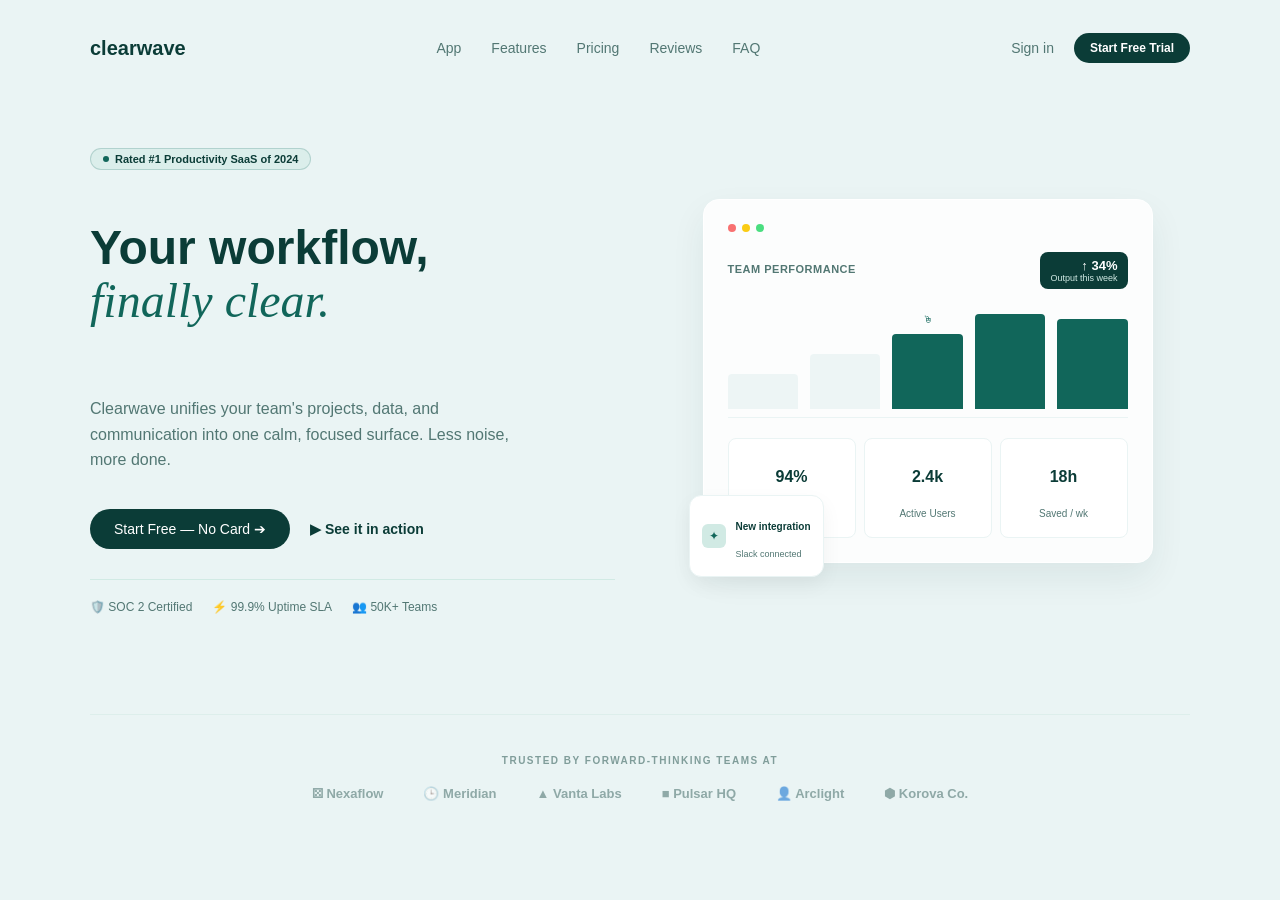
<file: index.html>
<!DOCTYPE html>
<html lang="en">
<head>
    <meta charset="UTF-8">
    <meta name="viewport" content="width=device-width, initial-scale=1.0">
    <title>Clearwave - Your workflow, finally clear.</title>
    <style> {
            box-sizing: border-box;
            margin: 0;
            padding: 0;
        }

        body {
            font-family: "Segoe UI", Arial, sans-serif;
            background-color: #EAF4F4;
            color: #0B3C37; 
        }

        .container {
            max-width: 1100px;
            margin: 0 auto;
            padding: 0 20px;
        }

       
        .main-header {
            display: flex;
            justify-content: space-between;
            align-items: center;
            padding: 25px 0;
        }

        .logo {
            font-size: 20px;
            font-weight: bold;
            color: #0B3C37;
            text-decoration: none;
        }

        .nav-links {
            display: flex;
            gap: 30px;
        }

        .nav-links a {
            font-size: 14px;
            color: #527773;
            text-decoration: none;
            font-weight: 500;
        }

        .nav-links a:hover {
            color: #0B3C37;
        }

        .right-nav {
            display: flex;
            align-items: center;
            gap: 20px;
        }

        .btn-login {
            font-size: 14px;
            color: #527773;
            text-decoration: none;
        }

        .btn-header-trial {
            background-color: #0B3C37;
            color: white;
            font-size: 12px;
            font-weight: bold;
            padding: 8px 16px;
            border-radius: 20px;
            text-decoration: none;
        }

     
        .hero-section {
            display: grid;
            grid-template-columns: 1fr;
            gap: 50px;
            align-items: center;
            padding: 60px 0;
        }

        @media (min-width: 768px) {
            .hero-section {
                grid-template-columns: 1fr 1fr;
            }
        }

        .hero-left {
            display: flex;
            flex-direction: column;
            gap: 20px;
        }

        .rating-badge {
            display: inline-flex;
            align-items: center;
            gap: 6px;
            background-color: rgba(209, 234, 228, 0.6);
            border: 1px solid rgba(17, 102, 90, 0.2);
            padding: 4px 12px;
            border-radius: 20px;
            font-size: 11px;
            font-weight: 600;
            width: fit-content;
        }

        .badge-dot {
            width: 6px;
            height: 6px;
            background-color: #11665A;
            border-radius: 50%;
        }

        .hero-left h1 {
            font-size: 48px;
            font-weight: 800;
            line-height: 1.1;
        }

        .hero-left h1 span {
            font-family: "Georgia", serif;
            font-style: italic;
            font-weight: 500;
            color: #11665A;
            display: block;
        }

        .hero-text {
            color: #527773;
            font-size: 16px;
            line-height: 1.6;
            max-width: 440px;
        }

        .button-row {
            display: flex;
            align-items: center;
            gap: 20px;
        }

        .btn-primary {
            background-color: #0B3C37;
            color: white;
            padding: 12px 24px;
            border-radius: 25px;
            font-size: 14px;
            text-decoration: none;
            font-weight: 500;
        }

        .btn-secondary {
            color: #0B3C37;
            font-size: 14px;
            font-weight: 600;
            text-decoration: none;
        }

        .security-badges {
            display: flex;
            gap: 20px;
            font-size: 12px;
            color: #527773;
            border-top: 1px solid #D1EAE4;
            padding-top: 20px;
            margin-top: 10px;
        }
        .hero-right {
            display: flex;
            justify-content: center;
            position: relative;
        }

        .dashboard-window {
            background-color: rgba(255, 255, 255, 0.85);
            border: 1px solid white;
            border-radius: 16px;
            padding: 24px;
            width: 100%;
            max-width: 400px;
            box-shadow: 0 15px 35px rgba(11, 60, 55, 0.07);
            position: relative;
        }

        .window-dots {
            display: flex;
            gap: 6px;
            margin-bottom: 20px;
        }

        .window-dots span {
            width: 8px;
            height: 8px;
            border-radius: 50%;
        }

        .window-header {
            display: flex;
            justify-content: space-between;
            align-items: flex-start;
            margin-bottom: 20px;
        }

        .window-header h3 {
            font-size: 11px;
            text-transform: uppercase;
            letter-spacing: 0.5px;
            color: #527773;
        }

        .stat-badge {
            background-color: #0B3C37;
            color: white;
            padding: 6px 10px;
            border-radius: 8px;
            text-align: right;
        }

        .badge-number {
            font-size: 13px;
            font-weight: bold;
        }

        .badge-label {
            font-size: 9px;
            color: #D1EAE4;
        }

        .bar-chart {
            height: 100px;
            display: flex;
            align-items: flex-end;
            gap: 12px;
            border-bottom: 1px solid #EAF4F4;
            padding-bottom: 8px;
            margin-bottom: 20px;
        }

        .chart-bar {
            width: 100%;
            border-top-left-radius: 4px;
            border-top-right-radius: 4px;
            background-color: rgba(234, 244, 244, 0.8);
        }

        .chart-bar.dark-bar {
            background-color: #11665A;
        }

        .chart-bar.selected-bar {
            background-color: #11665A;
            position: relative;
        }

        .cursor-pointer {
            position: absolute;
            top: -20px;
            left: 50%;
            transform: translateX(-50%);
            font-size: 10px;
            color: #11665A;
        }

        .stats-grid {
            display: grid;
            grid-template-columns: repeat(3, 1fr);
            gap: 8px;
        }

        .small-stat-box {
            background-color: white;
            border: 1px solid #EAF4F4;
            border-radius: 8px;
            padding: 8px;
            text-align: center;
        }

        .small-stat-box h4 {
            font-size: 16px;
            font-weight: bold;
        }

        .small-stat-box p {
            font-size: 10px;
            color: #527773;
        }

        .floating-toast {
            position: absolute;
            bottom: -15px;
            left: -15px;
            background-color: white;
            border: 1px solid #EAF4F4;
            border-radius: 12px;
            padding: 8px 12px;
            display: flex;
            align-items: center;
            gap: 10px;
            box-shadow: 0 8px 20px rgba(0,0,0,0.05);
        }

        .toast-icon {
            background-color: #D1EAE4;
            color: #11665A;
            width: 24px;
            height: 24px;
            border-radius: 6px;
            display: flex;
            align-items: center;
            justify-content: center;
            font-size: 12px;
        }

        .toast-text h5 {
            font-size: 10px;
            font-weight: bold;
        }

        .toast-text p {
            font-size: 9px;
            color: #527773;
        }

        .logos-footer {
            border-top: 1px solid rgba(209, 234, 228, 0.5);
            padding: 40px 0;
            text-align: center;
            margin-top: 40px;
        }

        .footer-heading {
            font-size: 10px;
            text-transform: uppercase;
            letter-spacing: 1.5px;
            font-weight: 700;
            color: rgba(82, 119, 115, 0.7);
            margin-bottom: 20px;
        }

        .brand-logos-row {
            display: flex;
            justify-content: center;
            align-items: center;
            gap: 40px;
            flex-wrap: wrap;
            font-size: 13px;
            font-weight: 600;
            color: rgba(82, 119, 115, 0.6);
        }
    </style>
</head>
<body>

    <!-- Header Block -->
    <header class="container main-header">
        <a href="#" class="logo">clearwave</a>
        <nav class="nav-links">
            <a href="#">App</a>
            <a href="#">Features</a>
            <a href="#">Pricing</a>
            <a href="#">Reviews</a>
            <a href="#">FAQ</a>
        </nav>
        <div class="right-nav">
            <a href="#" class="btn-login">Sign in</a>
            <a href="#" class="btn-header-trial">Start Free Trial</a>
        </div>
    </header>

    <!-- Hero Framework -->
    <main class="container hero-section">
        
        <!-- Left Text Copy -->
        <div class="hero-left">
            <div class="rating-badge">
                <span class="badge-dot"></span>
                Rated #1 Productivity SaaS of 2024
            </div>
            
            <h1>Your workflow, <span>finally clear.</span></h1>
            
            <p class="hero-text">
                Clearwave unifies your team's projects, data, and communication into one calm, focused surface. Less noise, more done.
            </p>
            
            <div class="button-row">
                <a href="#" class="btn-primary">Start Free — No Card ➔</a>
                <a href="#" class="btn-secondary">▶ See it in action</a>
            </div>
            
            <div class="security-badges">
                <span>🛡️ SOC 2 Certified</span>
                <span>⚡ 99.9% Uptime SLA</span>
                <span>👥 50K+ Teams</span>
            </div>
        </div>

        <!-- Right Visual Window Components -->
        <div class="hero-right">
            <div class="dashboard-window">
                
                <div class="window-dots">
                    <span style="background-color: #f87171;"></span>
                    <span style="background-color: #facc15;"></span>
                    <span style="background-color: #4ade80;"></span>
                </div>
                
                <div class="window-header">
                    <h3>Team Performance</h3>
                    <div class="stat-badge">
                        <div class="badge-number">↑ 34%</div>
                        <div class="badge-label">Output this week</div>
                    </div>
                </div>

                <!-- Custom Bar Graph Block Layout -->
                <div class="bar-chart">
                    <div class="chart-bar" style="height: 35%;"></div>
                    <div class="chart-bar" style="height: 55%;"></div>
                    <div class="chart-bar selected-bar" style="height: 75%;">
                        <span class="cursor-pointer">🖰</span>
                    </div>
                    <div class="chart-bar dark-bar" style="height: 95%;"></div>
                    <div class="chart-bar dark-bar" style="height: 90%;"></div>
                </div>

                <!-- Card Metrics Row -->
                <div class="stats-grid">
                    <div class="small-stat-box">
                        <h4>94%</h4>
                        <p>Task Rate</p>
                    </div>
                    <div class="small-stat-box">
                        <h4>2.4k</h4>
                        <p>Active Users</p>
                    </div>
                    <div class="small-stat-box">
                        <h4>18h</h4>
                        <p>Saved / wk</p>
                    </div>
                </div>

                <!-- Floating Integration Element -->
                <div class="floating-toast">
                    <div class="toast-icon">✦</div>
                    <div class="toast-text">
                        <h5>New integration</h5>
                        <p>Slack connected</p>
                    </div>
                </div>

            </div>
        </div>
    </main>

    <!-- Bottom Logo Banner Section -->
    <footer class="container logos-footer">
        <div class="footer-heading">Trusted by forward-thinking teams at</div>
        <div class="brand-logos-row">
            <span>⚄ Nexaflow</span>
            <span>🕒 Meridian</span>
            <span>▲ Vanta Labs</span>
            <span>■ Pulsar HQ</span>
            <span>👤 Arclight</span>
            <span>⬢ Korova Co.</span>
        </div>
    </footer>

</body>
</html>
</file>
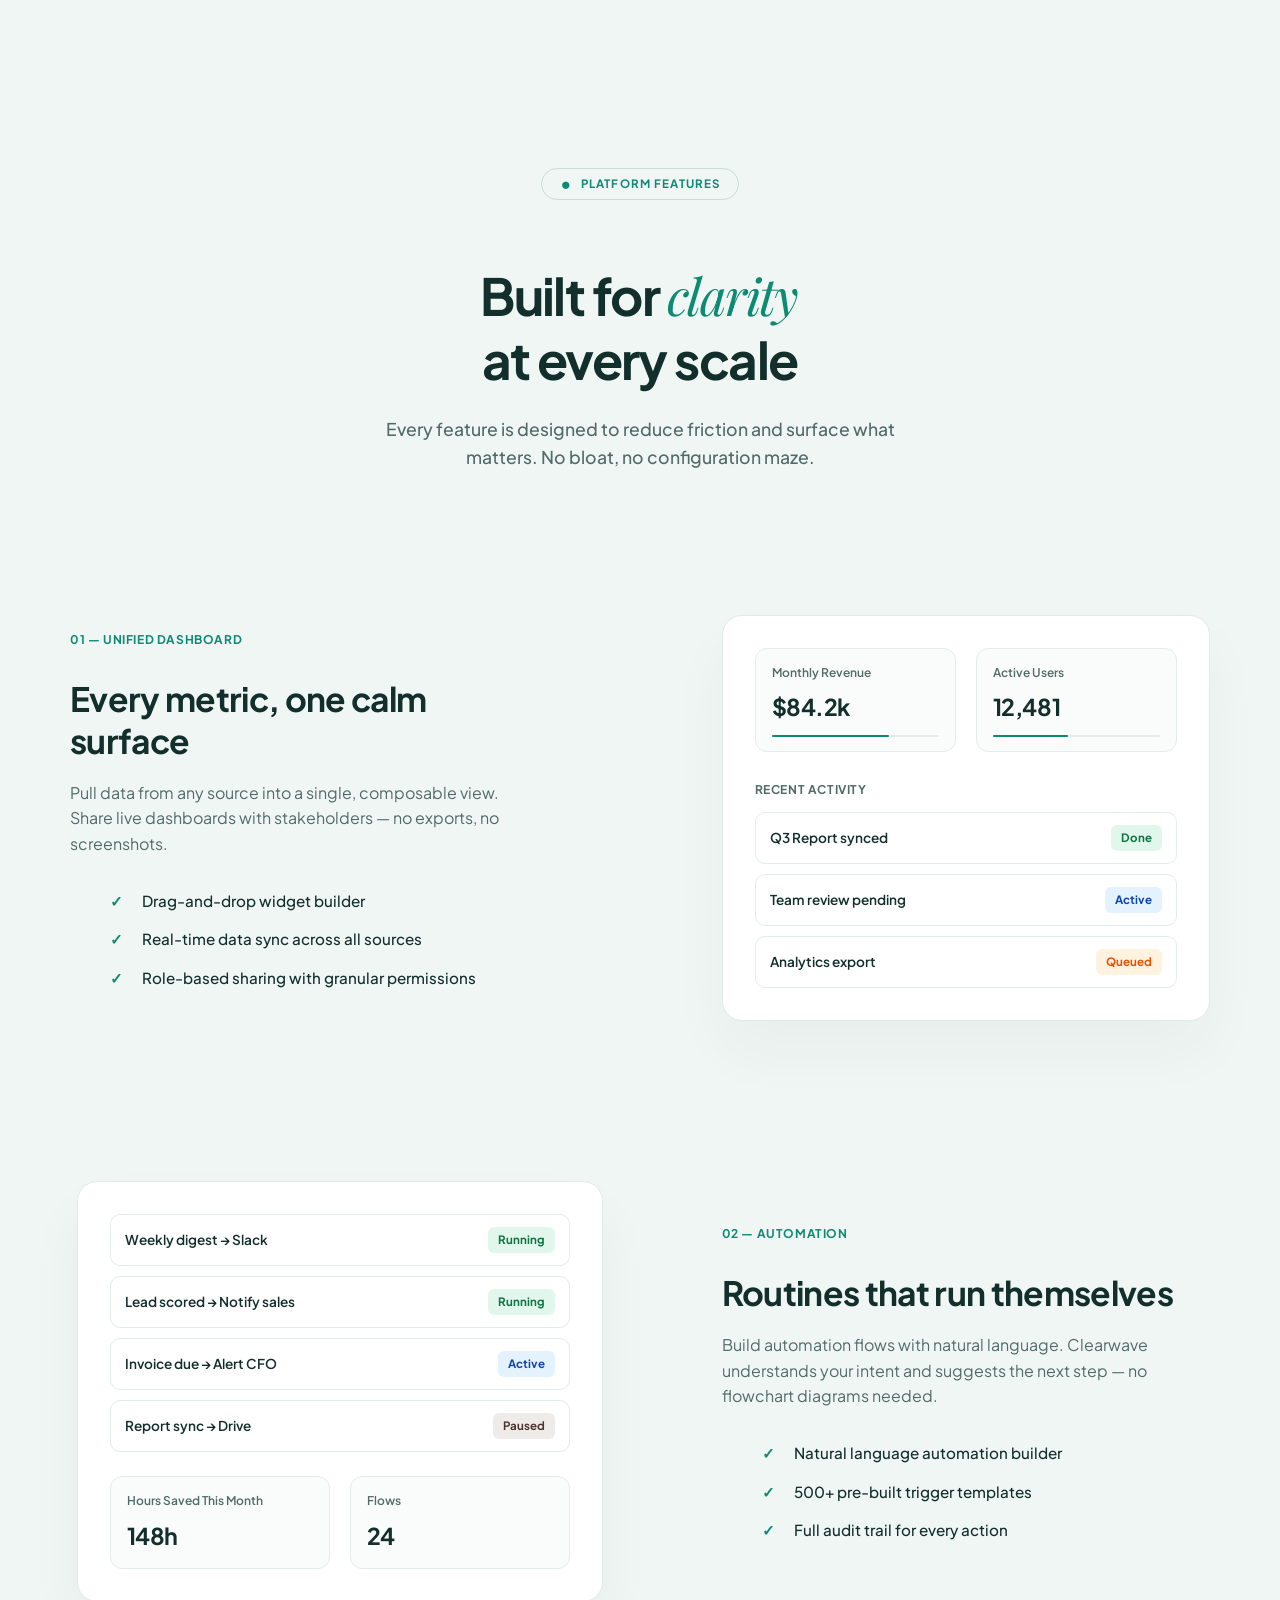
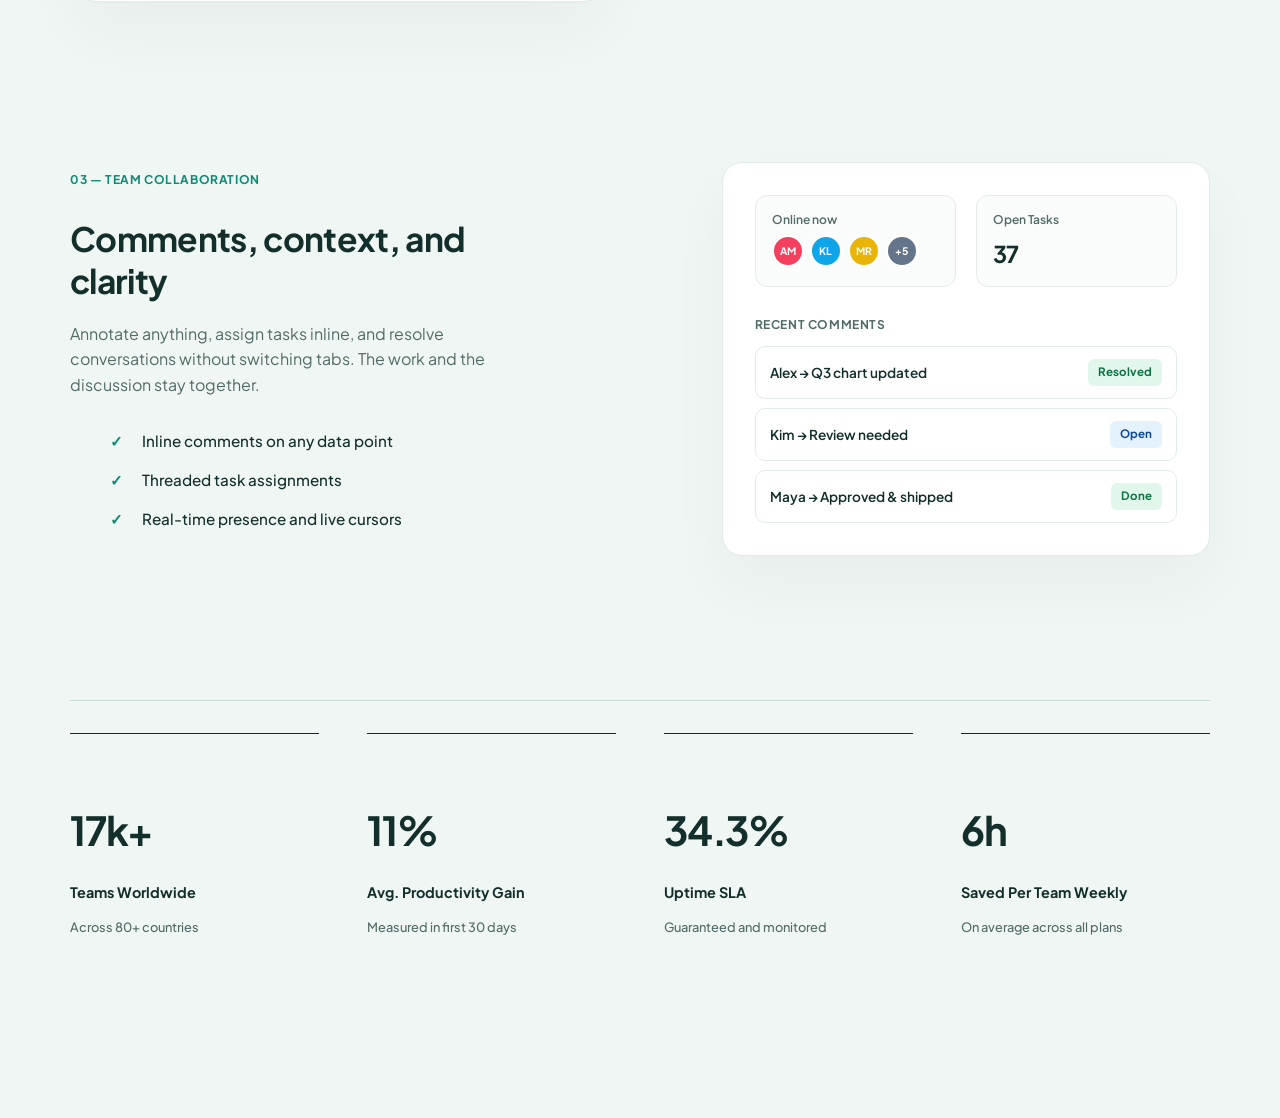
<file: feature.html>
<!DOCTYPE html>
<html lang="en">
<head>
  <meta charset="UTF-8">
  <meta name="viewport" content="width=device-width, initial-scale=1.0">
  <title>Clearwave — Premium Feature Interface</title>
  
  <link rel="preconnect" href="https://fonts.googleapis.com">
  <link rel="preconnect" href="https://fonts.gstatic.com" crossorigin>
  <link href="https://fonts.googleapis.com/css2?family=Playfair+Display:ital,wght@1,400;1,500&family=Plus+Jakarta+Sans:wght@400;500;600;700&display=swap" rel="stylesheet">

  <style>
    :root {
      --bg-canvas: #f0f6f4;       
      --text-main: #132f2b;       
      --text-muted: #526b67;      
      --brand-teal: #0d8a72;
      --border-light: #e3ece9;
      
      --card-shadow: 0 30px 60px rgba(19, 47, 43, 0.04), 0 1px 2px rgba(0, 0, 0, 0.01);
      
      --clr-success: #0d7343; --bg-success: #e1f7ec;
      --clr-info: #0d47a1;    --bg-info: #e3f2fd;
      --clr-warning: #e65100; --bg-warning: #fff3e0;
      --clr-neutral: #4e342e; --bg-neutral: #efebe9;
    }

     { box-sizing: border-box; margin: 0; padding: 0; }
    
    body {
      font-family: 'Plus Jakarta Sans', sans-serif;
      background-color: var(--bg-canvas);
      color: var(--text-main);
      line-height: 1.6;
      padding: 10rem 2rem;
      -webkit-font-smoothing: antialiased;
    }

    .wrapper {
      max-width: 1140px;
      margin: 0 auto;
    }
    .hero-header {
      text-align: center;
      max-width: 680px;
      margin: 0 auto 9rem auto;
    }

    .badge-pill {
      display: inline-flex;
      align-items: center;
      gap: 8px;
      font-size: 0.72rem;
      font-weight: 700;
      text-transform: uppercase;
      letter-spacing: 0.1em;
      color: var(--brand-teal);
      border: 1px solid #cbdcd7;
      padding: 6px 18px;
      border-radius: 100px;
      margin-bottom: 1.75rem;
    }

    .badge-pill::before {
      content: "•";
      font-size: 1.1rem;
      line-height: 1;
      color: var(--brand-teal);
    }

    h1 {
      font-size: 3.2rem;
      font-weight: 700;
      letter-spacing: -0.03em;
      line-height: 1.25;
      margin-bottom: 1.5rem;
    }
    h1 span {
      display: block;
    }

    h1 em {
      font-family: 'Playfair Display', Georgia, serif;
      font-style: italic;
      font-weight: 400;
      color: var(--brand-teal);
      text-transform: lowercase;
      padding-right: 2px;
    }

    .hero-header p {
      color: var(--text-muted);
      font-size: 1.1rem;
      font-weight: 500;
      max-width: 580px;
      margin: 0 auto;
    }
    .feature-grid {
      display: flex;
      flex-direction: column;
      gap: 10rem;
    }

    .row {
      display: grid;
      grid-template-columns: 1.05fr 0.95fr;
      align-items: center;
      gap: 7rem;
    }

    .row:nth-child(even) .col-text { order: 2; }

    .col-text { max-width: 460px; }

    .meta-tag {
      font-size: 0.75rem;
      font-weight: 700;
      color: var(--brand-teal);
      display: block;
      margin-bottom: 1rem;
      letter-spacing: 0.05em;
    }

    h2 {
      font-size: 2.1rem;
      font-weight: 700;
      letter-spacing: -0.02em;
      margin-bottom: 1.2rem;
      line-height: 1.25;
    }

    .col-text p {
      color: var(--text-muted);
      font-size: 1rem;
      margin-bottom: 2rem;
    }

    .checklist { list-style: none; }
    .checklist li {
      font-size: 0.95rem;
      font-weight: 500;
      position: relative;
      padding-left: 2rem;
      margin-bottom: 0.9rem;
    }
    .checklist li::before {
      content: "✓";
      position: absolute;
      left: 0;
      color: var(--brand-teal);
      font-weight: 700;
    }
    .col-visual {
      display: flex;
      justify-content: center;
    }

    .card {
      background: #ffffff;
      border-radius: 20px;
      padding: 2rem;
      width: 100%;
      max-width: 460px;
      box-shadow: var(--card-shadow);
      border: 1px solid #e1ebe8; 
    }

    .split-metrics {
      display: grid;
      grid-template-columns: 1fr 1fr;
      gap: 1.25rem;
      margin-bottom: 1.75rem;
    }

    .metric-box {
      border: 1px solid var(--border-light);
      border-radius: 12px;
      padding: 14px 16px;
      background: #fafcfb;
    }

    .metric-box label {
      font-size: 0.75rem;
      color: var(--text-muted);
      display: block;
      margin-bottom: 6px;
      font-weight: 600;
    }

    .metric-box .num {
      font-size: 1.45rem;
      font-weight: 700;
      letter-spacing: -0.02em;
    }

    .indicator-bar {
      width: 100%;
      height: 2px;
      background: #e6ecea;
      margin-top: 10px;
      border-radius: 2px;
      position: relative;
    }
    .indicator-bar::after {
      content: '';
      position: absolute;
      left: 0; top: 0; height: 100%;
      background: var(--brand-teal);
      border-radius: 2px;
    }
    .w-70::after { width: 70%; }
    .w-45::after { width: 45%; }

    .list-caption {
      font-size: 0.75rem;
      color: var(--text-muted);
      font-weight: 700;
      margin-bottom: 0.75rem;
      text-transform: uppercase;
      letter-spacing: 0.05em;
    }

    .list-row {
      display: flex;
      justify-content: space-between;
      align-items: center;
      padding: 12px 14px;
      border: 1px solid var(--border-light);
      border-radius: 10px;
      font-size: 0.85rem;
      font-weight: 600;
      margin-bottom: 0.6rem;
      background: #ffffff;
    }
    .list-row:last-child { margin-bottom: 0; }

    .pill {
      font-size: 0.72rem;
      font-weight: 700;
      padding: 4px 10px;
      border-radius: 6px;
    }
    .pill.done    { color: var(--clr-success); background: var(--bg-success); }
    .pill.active  { color: var(--clr-info);    background: var(--bg-info); }
    .pill.queued  { color: var(--clr-warning); background: var(--bg-warning); }
    .pill.paused  { color: var(--clr-neutral); background: var(--bg-neutral); }

    .team-avatars { display: flex; gap: 6px; margin-top: 4px; }
    .user-dot {
      width: 28px; height: 28px; border-radius: 50%;
      border: 2px solid #fff; display: flex;
      align-items: center; justify-content: center;
      font-size: 0.65rem; font-weight: 700; color: #fff;
    }
    .performance-footer {
      border-top: 1px solid #cbdcd7;
      padding-top: 2rem;
      margin-top: 9rem;
      display: grid;
      grid-template-columns: repeat(4, 1fr);
      gap: 3rem;
    }

    .stat-card { 
      position: relative; 
      border-top: 1.5px solid var(--text-main);
      padding-top: 1.5rem;
    }

    .stat-card h3 {
      font-size: 2.5rem; 
      font-weight: 700;
      letter-spacing: -0.03em; 
      margin-bottom: 0.4rem;
    }

    .stat-card h4 { font-size: 0.9rem; font-weight: 700; margin-bottom: 4px; }
    .stat-card p { font-size: 0.8rem; color: var(--text-muted); font-weight: 500; 
}
    @media (max-width: 960px) {
      body { padding: 6rem 1.5rem; }
      .row { grid-template-columns: 1fr; gap: 4rem; text-align: center; }
      .row:nth-child(even) .col-text { order: unset; }
      .col-text { max-width: 100%; }
      .checklist { display: inline-block; text-align: left; }
      .performance-footer { grid-template-columns: repeat(2, 1fr); gap: 3rem; 
}
    }

    @media (max-width: 540px) {
      h1 { font-size: 2.4rem; }
      .performance-footer 
	{ 
	grid-template-columns: 1fr;
	 }
    }
  </style>
</head>
<body>

<div class="wrapper">

  <header class="hero-header">
    <div class="badge-pill">Platform Features</div>
    <h1>
      <span>Built for <em>clarity</em></span>
      <span>at every scale</span>
    </h1>
    <p>Every feature is designed to reduce friction and surface what matters. No bloat, no configuration maze.</p>
  </header>

  <main class="feature-grid">
    
    <section class="row">
      <div class="col-text">
        <span class="meta-tag">01 — UNIFIED DASHBOARD</span>
        <h2>Every metric, one calm surface</h2>
        <p>Pull data from any source into a single, composable view. Share live dashboards with stakeholders — no exports, no screenshots.</p>
        <ul class="checklist">
          <li>Drag-and-drop widget builder</li>
          <li>Real-time data sync across all sources</li>
          <li>Role-based sharing with granular permissions</li>
        </ul>
      </div>
      <div class="col-visual">
        <div class="card">
          <div class="split-metrics">
            <div class="metric-box">
              <label>Monthly Revenue</label>
              <div class="num">$84.2k</div>
              <div class="indicator-bar w-70"></div>
            </div>
            <div class="metric-box">
              <label>Active Users</label>
              <div class="num">12,481</div>
              <div class="indicator-bar w-45"></div>
            </div>
          </div>
          <div class="list-caption">Recent Activity</div>
          <div class="list-row"><span>Q3 Report synced</span><span class="pill done">Done</span></div>
          <div class="list-row"><span>Team review pending</span><span class="pill active">Active</span></div>
          <div class="list-row"><span>Analytics export</span><span class="pill queued">Queued</span></div>
        </div>
      </div>
    </section>

    <section class="row">
      <div class="col-text">
        <span class="meta-tag">02 — AUTOMATION</span>
        <h2>Routines that run themselves</h2>
        <p>Build automation flows with natural language. Clearwave understands your intent and suggests the next step — no flowchart diagrams needed.</p>
        <ul class="checklist">
          <li>Natural language automation builder</li>
          <li>500+ pre-built trigger templates</li>
          <li>Full audit trail for every action</li>
        </ul>
      </div>
      <div class="col-visual">
        <div class="card">
          <div class="list-row"><span>Weekly digest → Slack</span><span class="pill done">Running</span></div>
          <div class="list-row"><span>Lead scored → Notify sales</span><span class="pill done">Running</span></div>
          <div class="list-row"><span>Invoice due → Alert CFO</span><span class="pill active">Active</span></div>
          <div class="list-row"><span>Report sync → Drive</span><span class="pill paused">Paused</span></div>
          <div class="split-metrics" style="margin-top: 1.5rem; margin-bottom: 0;">
            <div class="metric-box">
              <label>Hours Saved This Month</label>
              <div class="num">148h</div>
            </div>
            <div class="metric-box">
              <label>Flows</label>
              <div class="num">24</div>
            </div>
          </div>
        </div>
      </div>
    </section>

    <section class="row">
      <div class="col-text">
        <span class="meta-tag">03 — TEAM COLLABORATION</span>
        <h2>Comments, context, and clarity</h2>
        <p>Annotate anything, assign tasks inline, and resolve conversations without switching tabs. The work and the discussion stay together.</p>
        <ul class="checklist">
          <li>Inline comments on any data point</li>
          <li>Threaded task assignments</li>
          <li>Real-time presence and live cursors</li>
        </ul>
      </div>
      <div class="col-visual">
        <div class="card">
          <div class="split-metrics">
            <div class="metric-box">
              <label>Online now</label>
              <div class="team-avatars">
                <div class="user-dot" style="background:#f43f5e">AM</div>
                <div class="user-dot" style="background:#0ea5e9">KL</div>
                <div class="user-dot" style="background:#eab308">MR</div>
                <div class="user-dot" style="background:#64748b">+5</div>
              </div>
            </div>
            <div class="metric-box">
              <label>Open Tasks</label>
              <div class="num">37</div>
            </div>
          </div>
          <div class="list-caption">Recent Comments</div>
          <div class="list-row"><span>Alex → Q3 chart updated</span><span class="pill done">Resolved</span></div>
          <div class="list-row"><span>Kim → Review needed</span><span class="pill active">Open</span></div>
          <div class="list-row"><span>Maya → Approved & shipped</span><span class="pill done">Done</span></div>
        </div>
      </div>
    </section>
  </main>

  <footer class="performance-footer">
    <div class="stat-card">
      <h3>17k+</h3>
      <h4>Teams Worldwide</h4>
      <p>Across 80+ countries</p>
    </div>
    <div class="stat-card">
      <h3>11%</h3>
      <h4>Avg. Productivity Gain</h4>
      <p>Measured in first 30 days</p>
    </div>
    <div class="stat-card">
      <h3>34.3%</h3>
      <h4>Uptime SLA</h4>
      <p>Guaranteed and monitored</p>
    </div>
    <div class="stat-card">
      <h3>6h</h3>
      <h4>Saved Per Team Weekly</h4>
      <p>On average across all plans</p>
    </div>
  </footer>

</div>

</body>
</html>
</file>
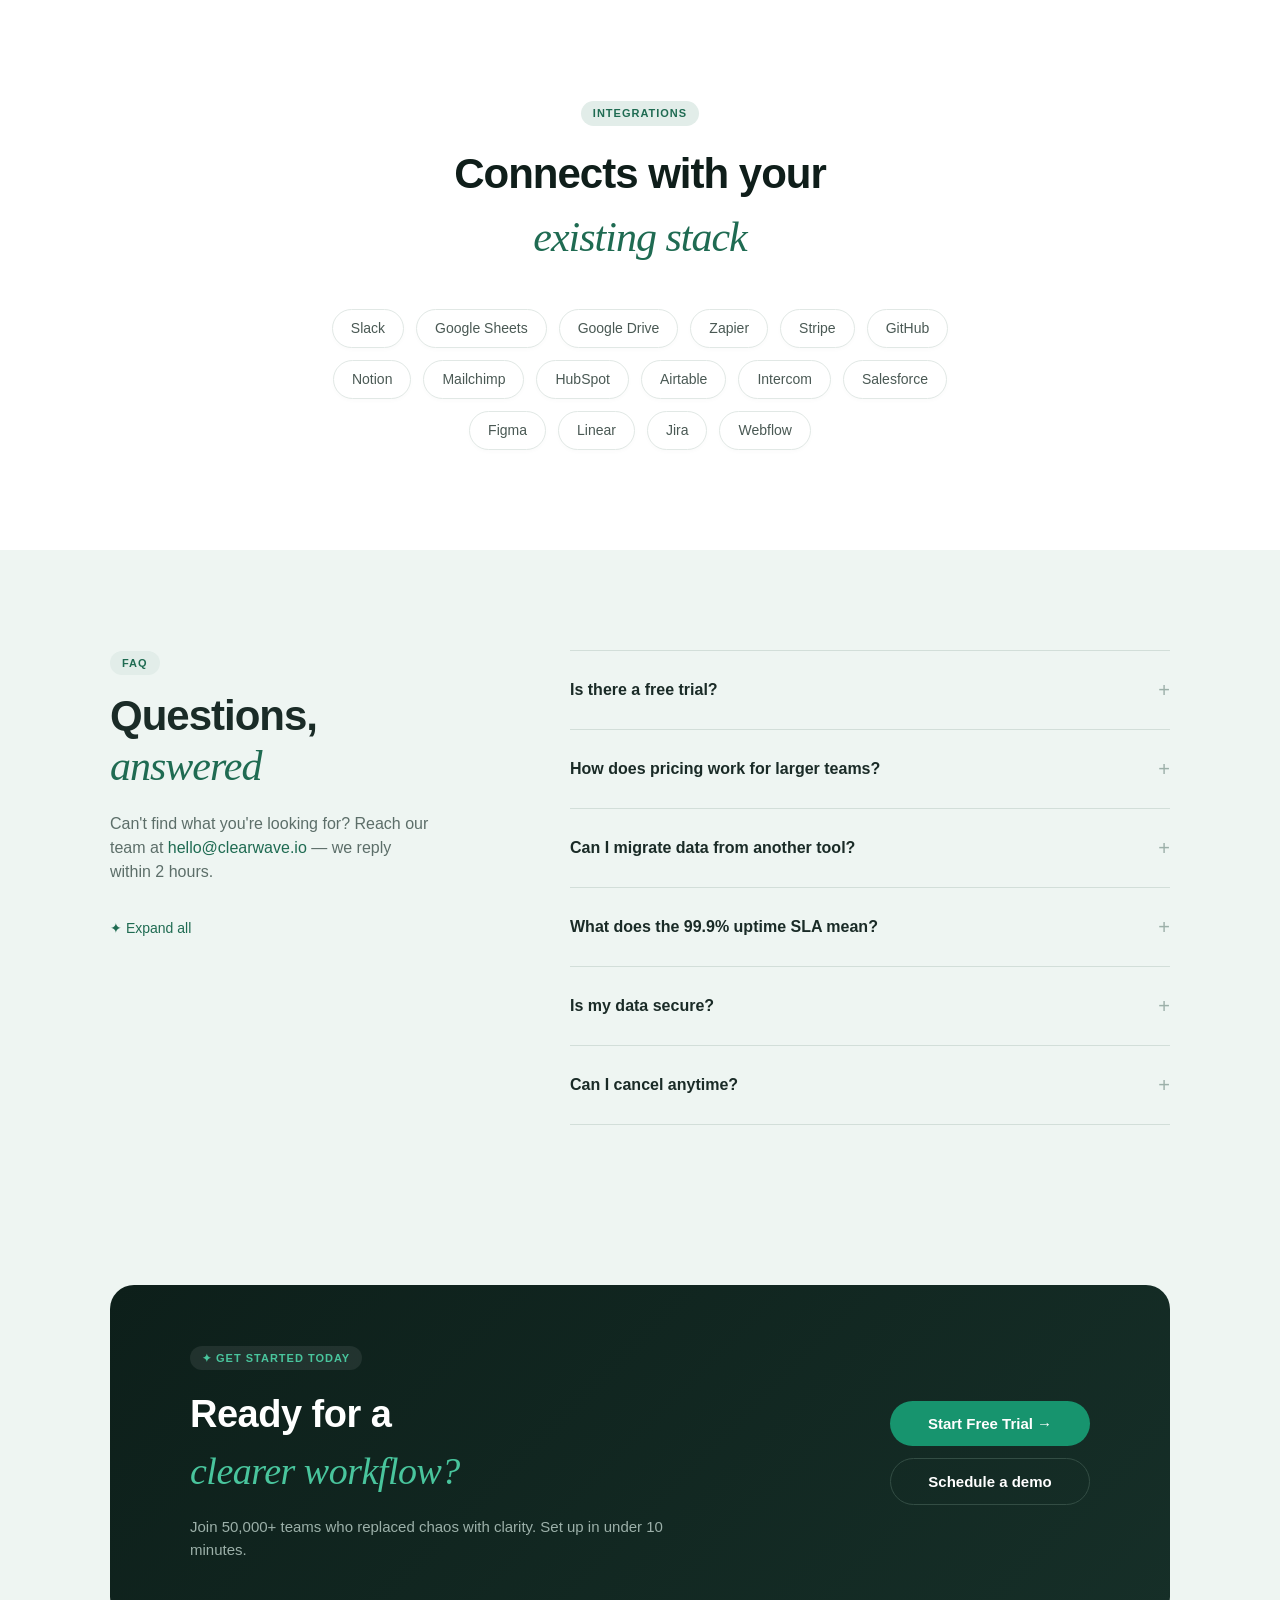
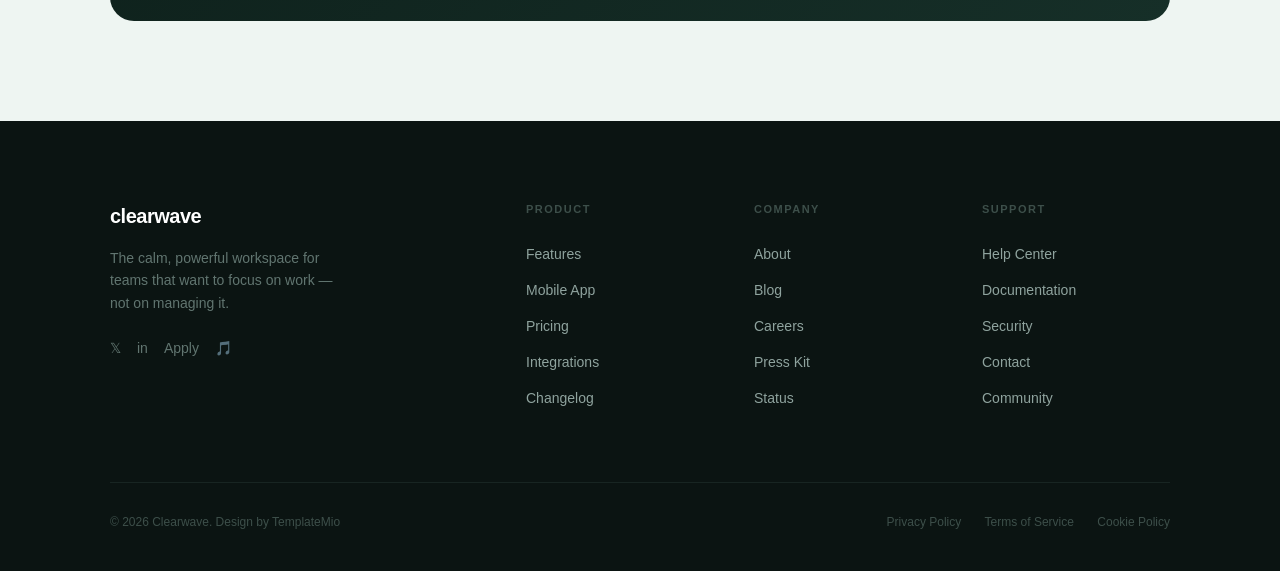
<file: Integration.html>
<!DOCTYPE html>
<html lang="en">
<head>
    <meta charset="UTF-8">
    <meta name="viewport" content="width=device-width, initial-scale=1.0">
    <title>Clearwave Landing Page Sections</title>
    <style>
        /* --- Global Reset & Base Styles --- */
        * {
            margin: 0;
            padding: 0;
            box-sizing: border-box;
        }

        body {
            font-family: -apple-system, BlinkMacSystemFont, "Segoe UI", Roboto, Helvetica, Arial, sans-serif;
            background-color: #f4f7f6;
            color: #1a2b27;
            line-height: 1.5;
        }

        .container {
            max-width: 1100px;
            margin: 0 auto;
            padding: 0 20px;
        }

        /* Serif-like styling for italicized accent headers */
        .italic-accent {
            font-family: Georgia, serif;
            font-style: italic;
            font-weight: 400;
            color: #1f6b52;
        }

        .badge {
            display: inline-block;
            background-color: #e2ede9;
            color: #1f6b52;
            text-transform: uppercase;
            font-size: 11px;
            font-weight: 700;
            letter-spacing: 1px;
            padding: 4px 12px;
            border-radius: 20px;
            margin-bottom: 16px;
        }

        /* --- Section 1: Integrations --- */
        .integrations-section {
            background-color: #ffffff;
            padding: 100px 0;
            text-align: center;
        }

        .integrations-section h2 {
            font-size: 42px;
            font-weight: 700;
            letter-spacing: -1px;
            margin-bottom: 40px;
            color: #0f1e1a;
        }

        .tags-container {
            display: flex;
            flex-wrap: wrap;
            justify-content: center;
            gap: 12px;
            max-width: 700px;
            margin: 0 auto;
        }

        .tag {
            background-color: #ffffff;
            border: 1px solid #e1e8e5;
            color: #4a5954;
            padding: 8px 18px;
            border-radius: 20px;
            font-size: 14px;
            font-weight: 500;
            box-shadow: 0 2px 4px rgba(0,0,0,0.02);
        }

        /* --- Section 2: FAQ --- */
        .faq-section {
            background-color: #eef5f2;
            padding: 100px 0;
        }

        .faq-grid {
            display: grid;
            grid-template-columns: 1fr 1.5fr;
            gap: 60px;
        }

        .faq-info h2 {
            font-size: 42px;
            font-weight: 700;
            letter-spacing: -1px;
            line-height: 1.2;
            margin-bottom: 20px;
        }

        .faq-info p {
            color: #5c6e69;
            font-size: 16px;
            margin-bottom: 24px;
            max-width: 320px;
        }

        .faq-info a {
            color: #1f6b52;
            text-decoration: none;
            font-weight: 500;
        }

        .faq-link {
            display: inline-block;
            margin-top: 10px;
            font-size: 14px;
            font-weight: 600;
        }

        .faq-list {
            border-top: 1px solid #d2ded9;
        }

        .faq-item {
            border-bottom: 1px solid #d2ded9;
            padding: 24px 0;
            display: flex;
            justify-content: space-between;
            align-items: center;
            cursor: pointer;
        }

        .faq-question {
            font-size: 16px;
            font-weight: 600;
            color: #1a2b27;
        }

        .faq-toggle {
            color: #9cb0a9;
            font-size: 20px;
            font-weight: 300;
        }

        /* --- Section 3: Call To Action (CTA) --- */
        .cta-section {
            background-color: #eef5f2;
            padding: 60px 0 100px 0;
        }

        .cta-box {
            background: linear-gradient(135deg, #0d1f1a 0%, #162f28 100%);
            border-radius: 24px;
            padding: 60px 80px;
            display: flex;
            justify-content: space-between;
            align-items: center;
            color: #ffffff;
        }

        .cta-content {
            max-width: 500px;
        }

        .cta-box h2 {
            font-size: 38px;
            font-weight: 600;
            margin-bottom: 16px;
            letter-spacing: -0.5px;
        }

        .cta-box h2 .italic-accent {
            color: #49c59d;
        }

        .cta-box p {
            color: #9cb0a9;
            font-size: 15px;
        }

        .cta-buttons {
            display: flex;
            flex-direction: column;
            gap: 12px;
            min-width: 200px;
        }

        .btn-primary {
            background-color: #17946e;
            color: white;
            border: none;
            padding: 14px 28px;
            border-radius: 30px;
            font-size: 15px;
            font-weight: 600;
            cursor: pointer;
            text-align: center;
            transition: background 0.2s;
        }

        .btn-primary:hover {
            background-color: #137d5d;
        }

        .btn-secondary {
            background-color: transparent;
            color: #ffffff;
            border: 1px solid #334d44;
            padding: 14px 28px;
            border-radius: 30px;
            font-size: 15px;
            font-weight: 600;
            cursor: pointer;
            text-align: center;
            transition: background 0.2s;
        }

        .btn-secondary:hover {
            background-color: rgba(255,255,255,0.05);
        }

        /* --- Section 4: Footer --- */
        .footer {
            background-color: #0b1412;
            color: #ffffff;
            padding: 80px 0 40px 0;
        }

        .footer-grid {
            display: grid;
            grid-template-columns: 2fr 1fr 1fr 1fr;
            gap: 40px;
            border-bottom: 1px solid #182522;
            padding-bottom: 60px;
        }

        .footer-brand .logo {
            font-size: 20px;
            font-weight: 700;
            letter-spacing: -0.5px;
            margin-bottom: 16px;
        }

        .footer-brand p {
            color: #617570;
            font-size: 14px;
            max-width: 240px;
            margin-bottom: 24px;
            line-height: 1.6;
        }

        .social-icons {
            display: flex;
            gap: 16px;
        }

        .social-icons a {
            color: #617570;
            text-decoration: none;
            font-size: 14px;
        }

        .footer-column h4 {
            font-size: 11px;
            text-transform: uppercase;
            letter-spacing: 1.5px;
            color: #3d4f4a;
            margin-bottom: 24px;
            font-weight: 700;
        }

        .footer-column ul {
            list-style: none;
        }

        .footer-column ul li {
            margin-bottom: 12px;
        }

        .footer-column ul li a {
            color: #8fa39e;
            text-decoration: none;
            font-size: 14px;
            transition: color 0.2s;
        }

        .footer-column ul li a:hover {
            color: #ffffff;
        }

        .footer-bottom {
            padding-top: 30px;
            display: flex;
            justify-content: space-between;
            align-items: center;
            font-size: 12px;
            color: #3d4f4a;
        }

        .footer-links a {
            color: #3d4f4a;
            text-decoration: none;
            margin-left: 20px;
        }

        /* --- Responsive Media Queries --- */
        @media (max-width: 768px) {
            .faq-grid {
                grid-template-columns: 1fr;
                gap: 40px;
            }
            .cta-box {
                flex-direction: column;
                text-align: center;
                padding: 40px 30px;
                gap: 30px;
            }
            .footer-grid {
                grid-template-columns: 1fr 1fr;
                gap: 30px;
            }
            .footer-bottom {
                flex-direction: column;
                gap: 15px;
                text-align: center;
            }
            .footer-links a {
                margin: 0 10px;
            }
        }
    </style>
</head>
<body>

    <section class="integrations-section">
        <div class="container">
            <span class="badge">Integrations</span>
            <h2>Connects with your<br><span class="italic-accent">existing stack</span></h2>
            
            <div class="tags-container">
                <div class="tag">Slack</div>
                <div class="tag">Google Sheets</div>
                <div class="tag">Google Drive</div>
                <div class="tag">Zapier</div>
                <div class="tag">Stripe</div>
                <div class="tag">GitHub</div>
                <div class="tag">Notion</div>
                <div class="tag">Mailchimp</div>
                <div class="tag">HubSpot</div>
                <div class="tag">Airtable</div>
                <div class="tag">Intercom</div>
                <div class="tag">Salesforce</div>
                <div class="tag">Figma</div>
                <div class="tag">Linear</div>
                <div class="tag">Jira</div>
                <div class="tag">Webflow</div>
            </div>
        </div>
    </section>

    <section class="faq-section">
        <div class="container">
            <div class="faq-grid">
                <div class="faq-info">
                    <span class="badge">FAQ</span>
                    <h2>Questions,<br><span class="italic-accent">answered</span></h2>
                    <p>Can't find what you're looking for? Reach our team at <a href="mailto:hello@clearwave.io">hello@clearwave.io</a> — we reply within 2 hours.</p>
                    <a href="#" class="faq-link">✦ Expand all</a>
                </div>
                
                <div>
                    <div class="faq-list">
                        <div class="faq-item">
                            <span class="faq-question">Is there a free trial?</span>
                            <span class="faq-toggle">+</span>
                        </div>
                        <div class="faq-item">
                            <span class="faq-question">How does pricing work for larger teams?</span>
                            <span class="faq-toggle">+</span>
                        </div>
                        <div class="faq-item">
                            <span class="faq-question">Can I migrate data from another tool?</span>
                            <span class="faq-toggle">+</span>
                        </div>
                        <div class="faq-item">
                            <span class="faq-question">What does the 99.9% uptime SLA mean?</span>
                            <span class="faq-toggle">+</span>
                        </div>
                        <div class="faq-item">
                            <span class="faq-question">Is my data secure?</span>
                            <span class="faq-toggle">+</span>
                        </div>
                        <div class="faq-item">
                            <span class="faq-question">Can I cancel anytime?</span>
                            <span class="faq-toggle">+</span>
                        </div>
                    </div>
                </div>
            </div>
        </div>
    </section>

    <section class="cta-section">
        <div class="container">
            <div class="cta-box">
                <div class="cta-content">
                    <span class="badge" style="background-color: rgba(255,255,255,0.08); color: #49c59d;">✦ Get started today</span>
                    <h2>Ready for a<br><span class="italic-accent">clearer workflow?</span></h2>
                    <p>Join 50,000+ teams who replaced chaos with clarity. Set up in under 10 minutes.</p>
                </div>
                <div class="cta-buttons">
                    <button class="btn-primary">Start Free Trial →</button>
                    <button class="btn-secondary">Schedule a demo</button>
                </div>
            </div>
        </div>
    </section>

    <footer class="footer">
        <div class="container">
            <div class="footer-grid">
                <div class="footer-brand">
                    <div class="logo">clearwave</div>
                    <p>The calm, powerful workspace for teams that want to focus on work — not on managing it.</p>
                    <div class="social-icons">
                        <a href="#">𝕏</a>
                        <a href="#">in</a>
                        <a href="#">Apply</a>
                        <a href="#">🎵</a>
                    </div>
                </div>
                
                <div class="footer-column">
                    <h4>Product</h4>
                    <ul>
                        <li><a href="#">Features</a></li>
                        <li><a href="#">Mobile App</a></li>
                        <li><a href="#">Pricing</a></li>
                        <li><a href="#">Integrations</a></li>
                        <li><a href="#">Changelog</a></li>
                    </ul>
                </div>

                <div class="footer-column">
                    <h4>Company</h4>
                    <ul>
                        <li><a href="#">About</a></li>
                        <li><a href="#">Blog</a></li>
                        <li><a href="#">Careers</a></li>
                        <li><a href="#">Press Kit</a></li>
                        <li><a href="#">Status</a></li>
                    </ul>
                </div>

                <div class="footer-column">
                    <h4>Support</h4>
                    <ul>
                        <li><a href="#">Help Center</a></li>
                        <li><a href="#">Documentation</a></li>
                        <li><a href="#">Security</a></li>
                        <li><a href="#">Contact</a></li>
                        <li><a href="#">Community</a></li>
                    </ul>
                </div>
            </div>

            <div class="footer-bottom">
                <div>© 2026 Clearwave. Design by TemplateMio</div>
                <div class="footer-links">
                    <a href="#">Privacy Policy</a>
                    <a href="#">Terms of Service</a>
                    <a href="#">Cookie Policy</a>
                </div>
            </div>
        </div>
    </footer>

</body>
</html>
</file>
